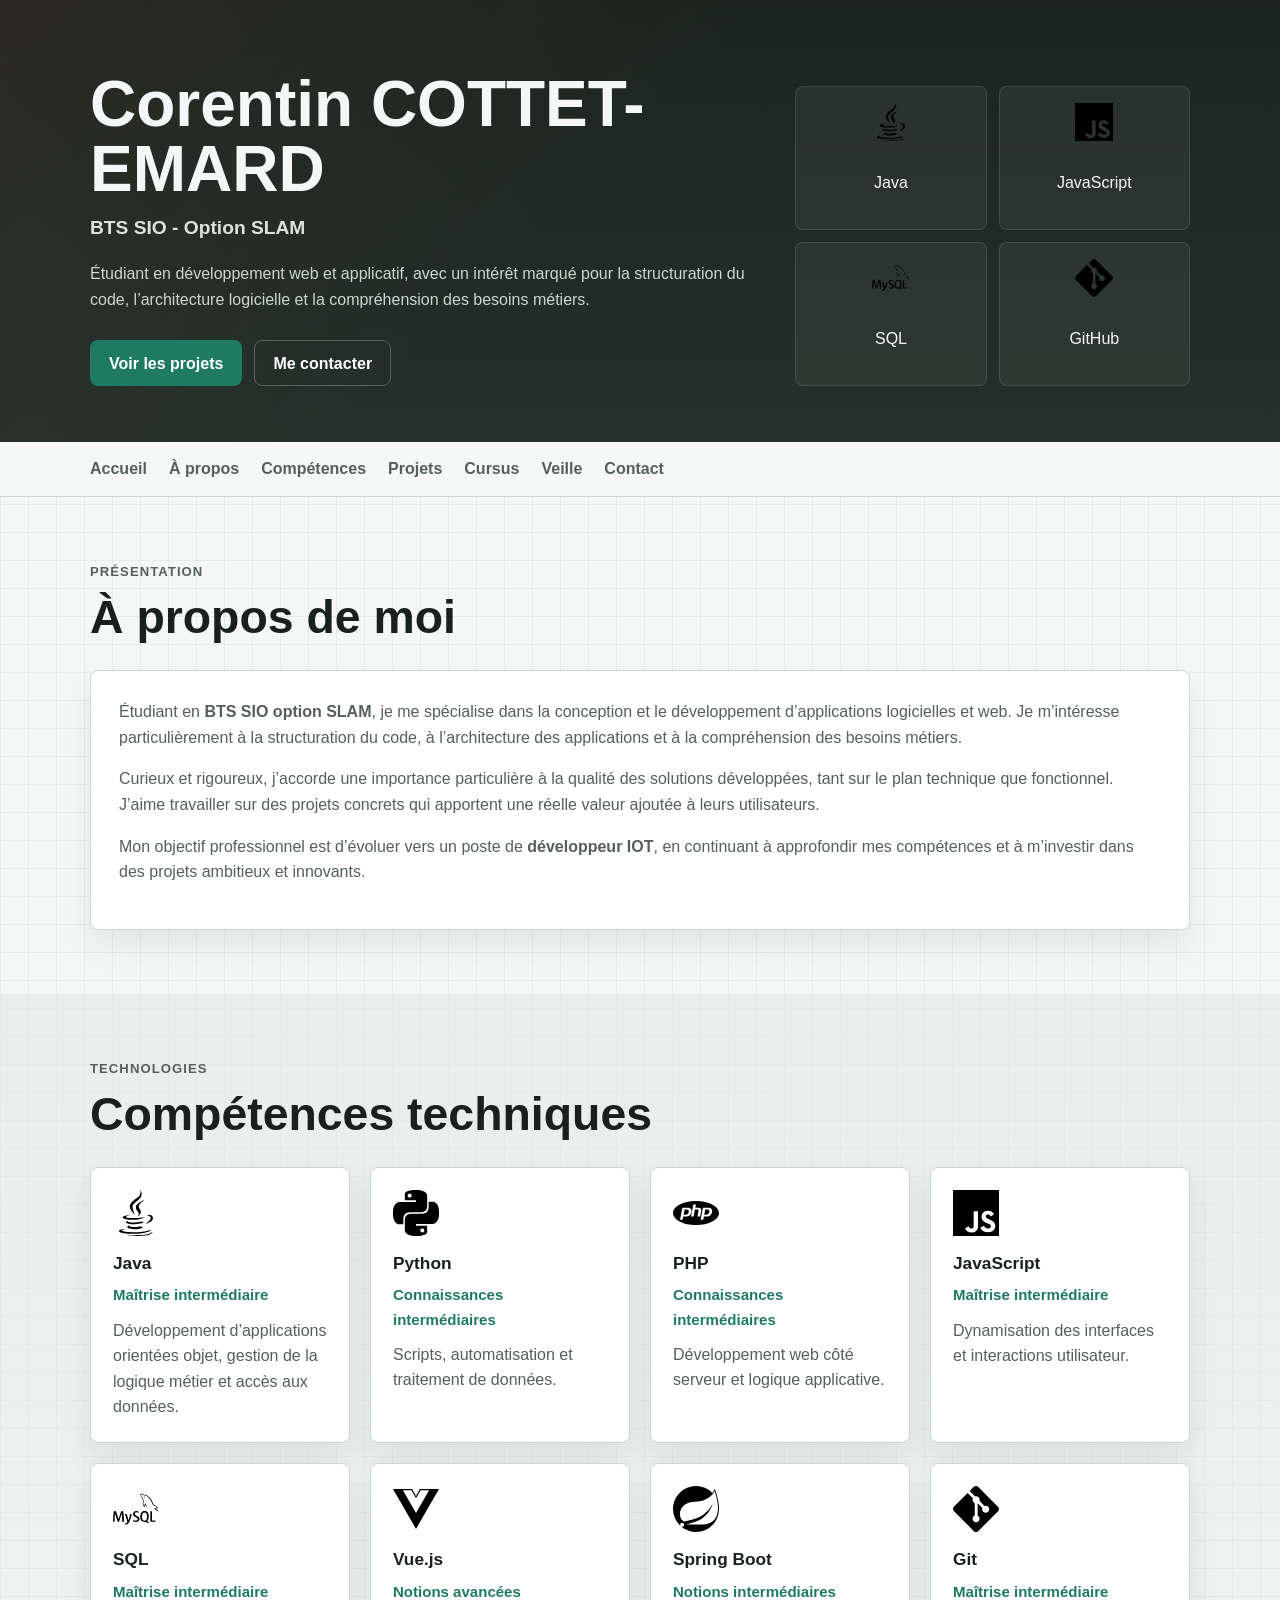
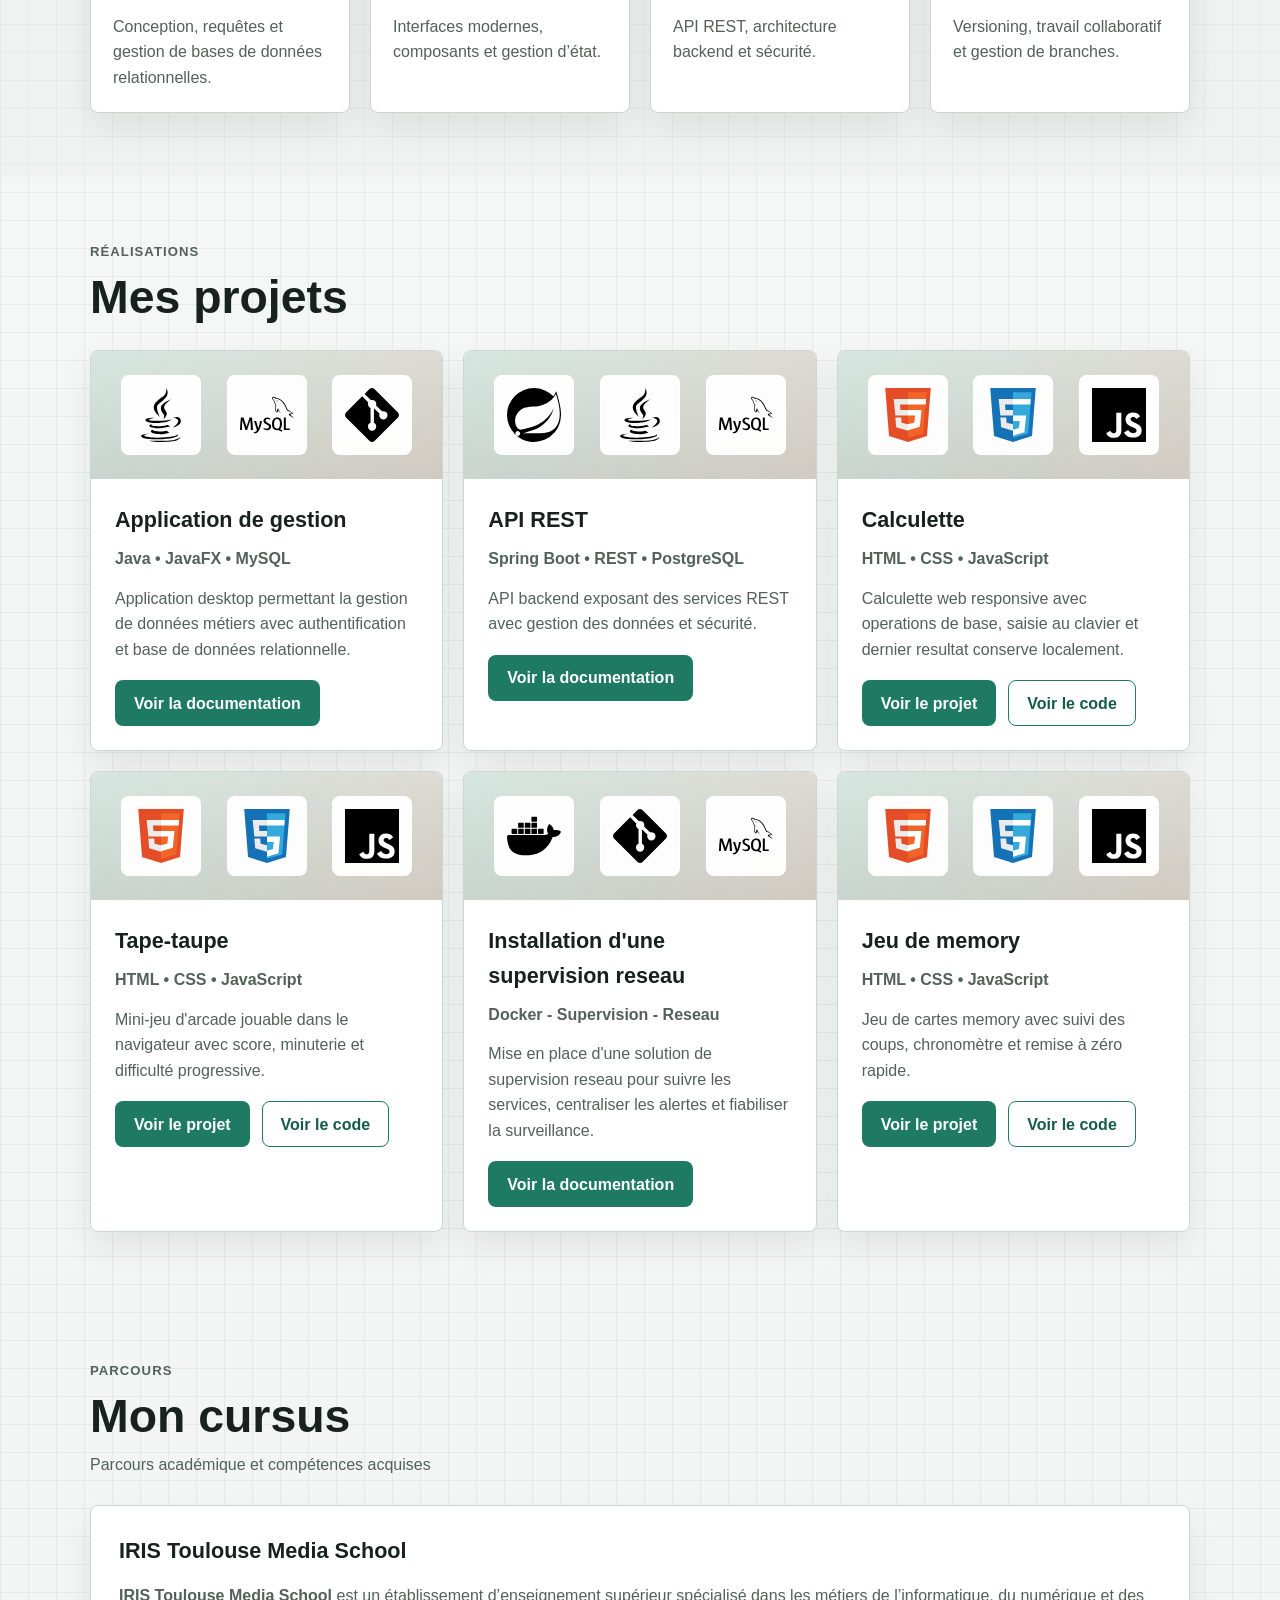
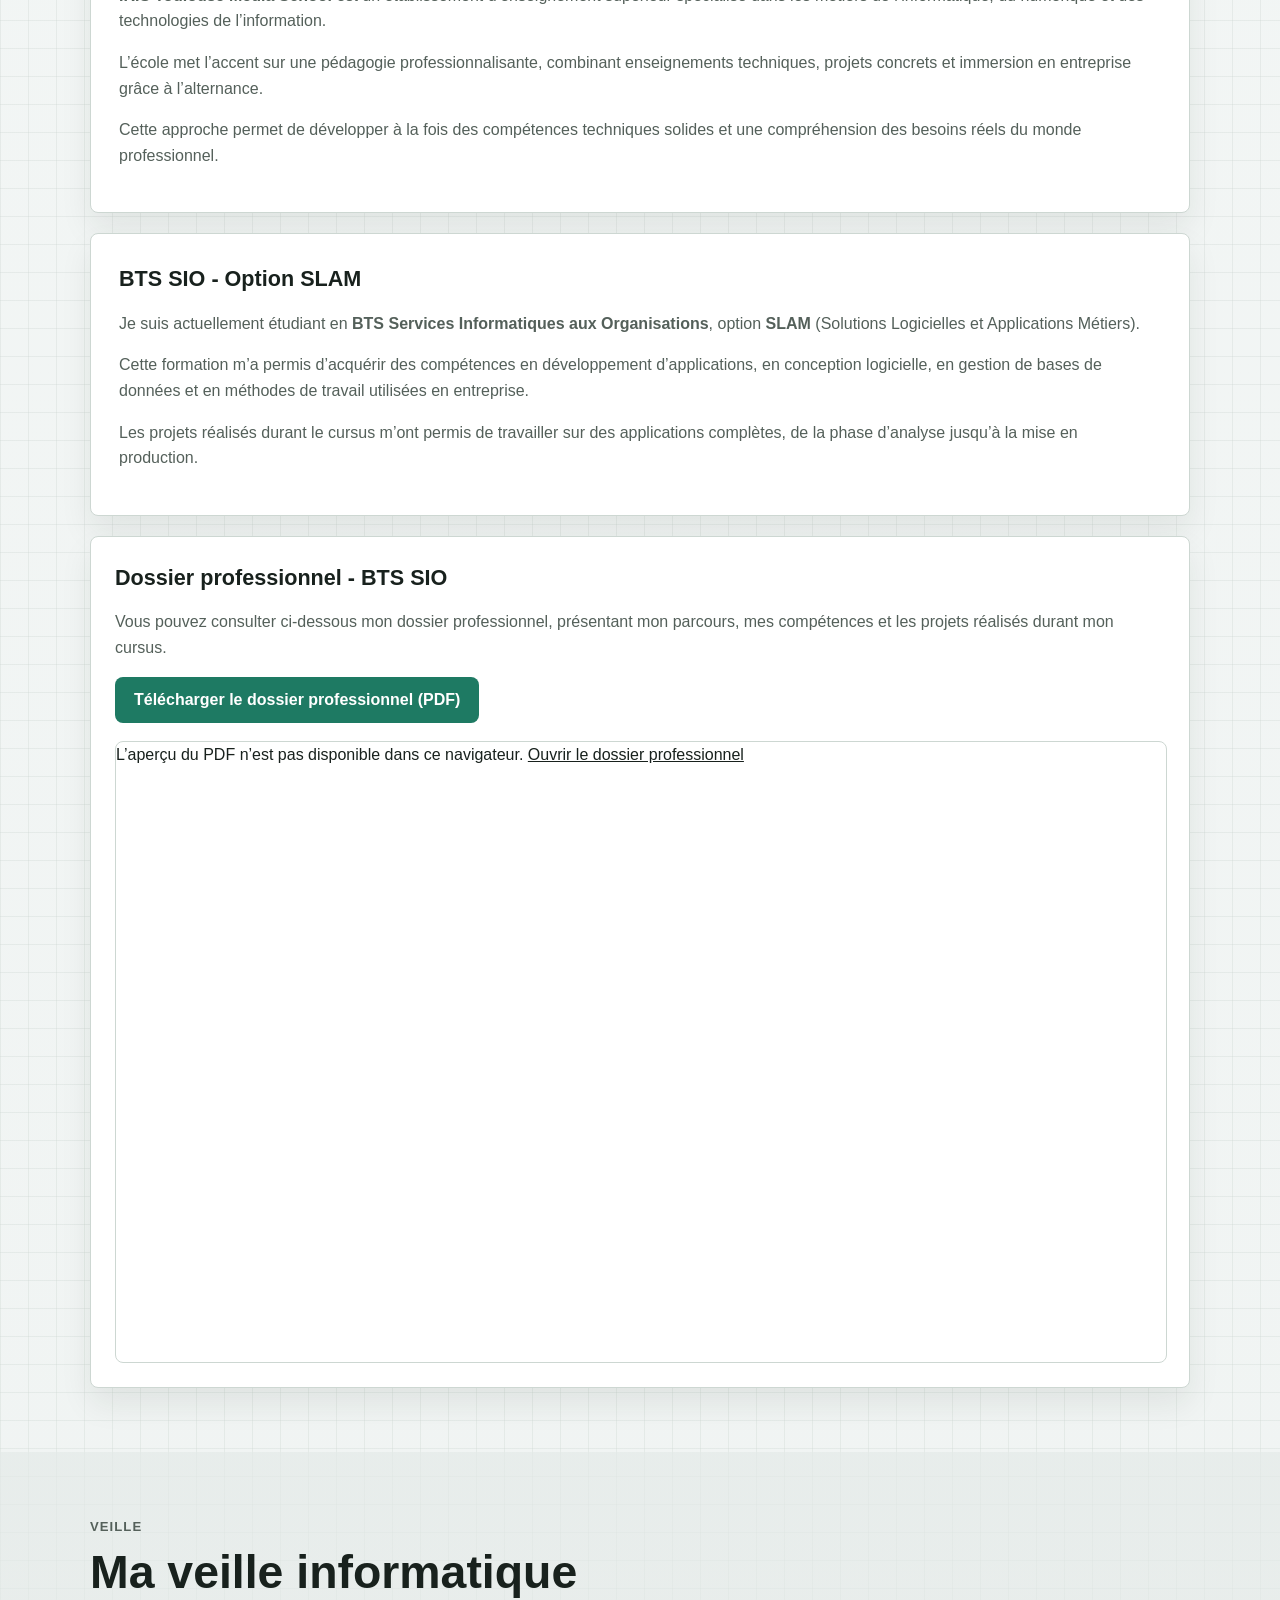
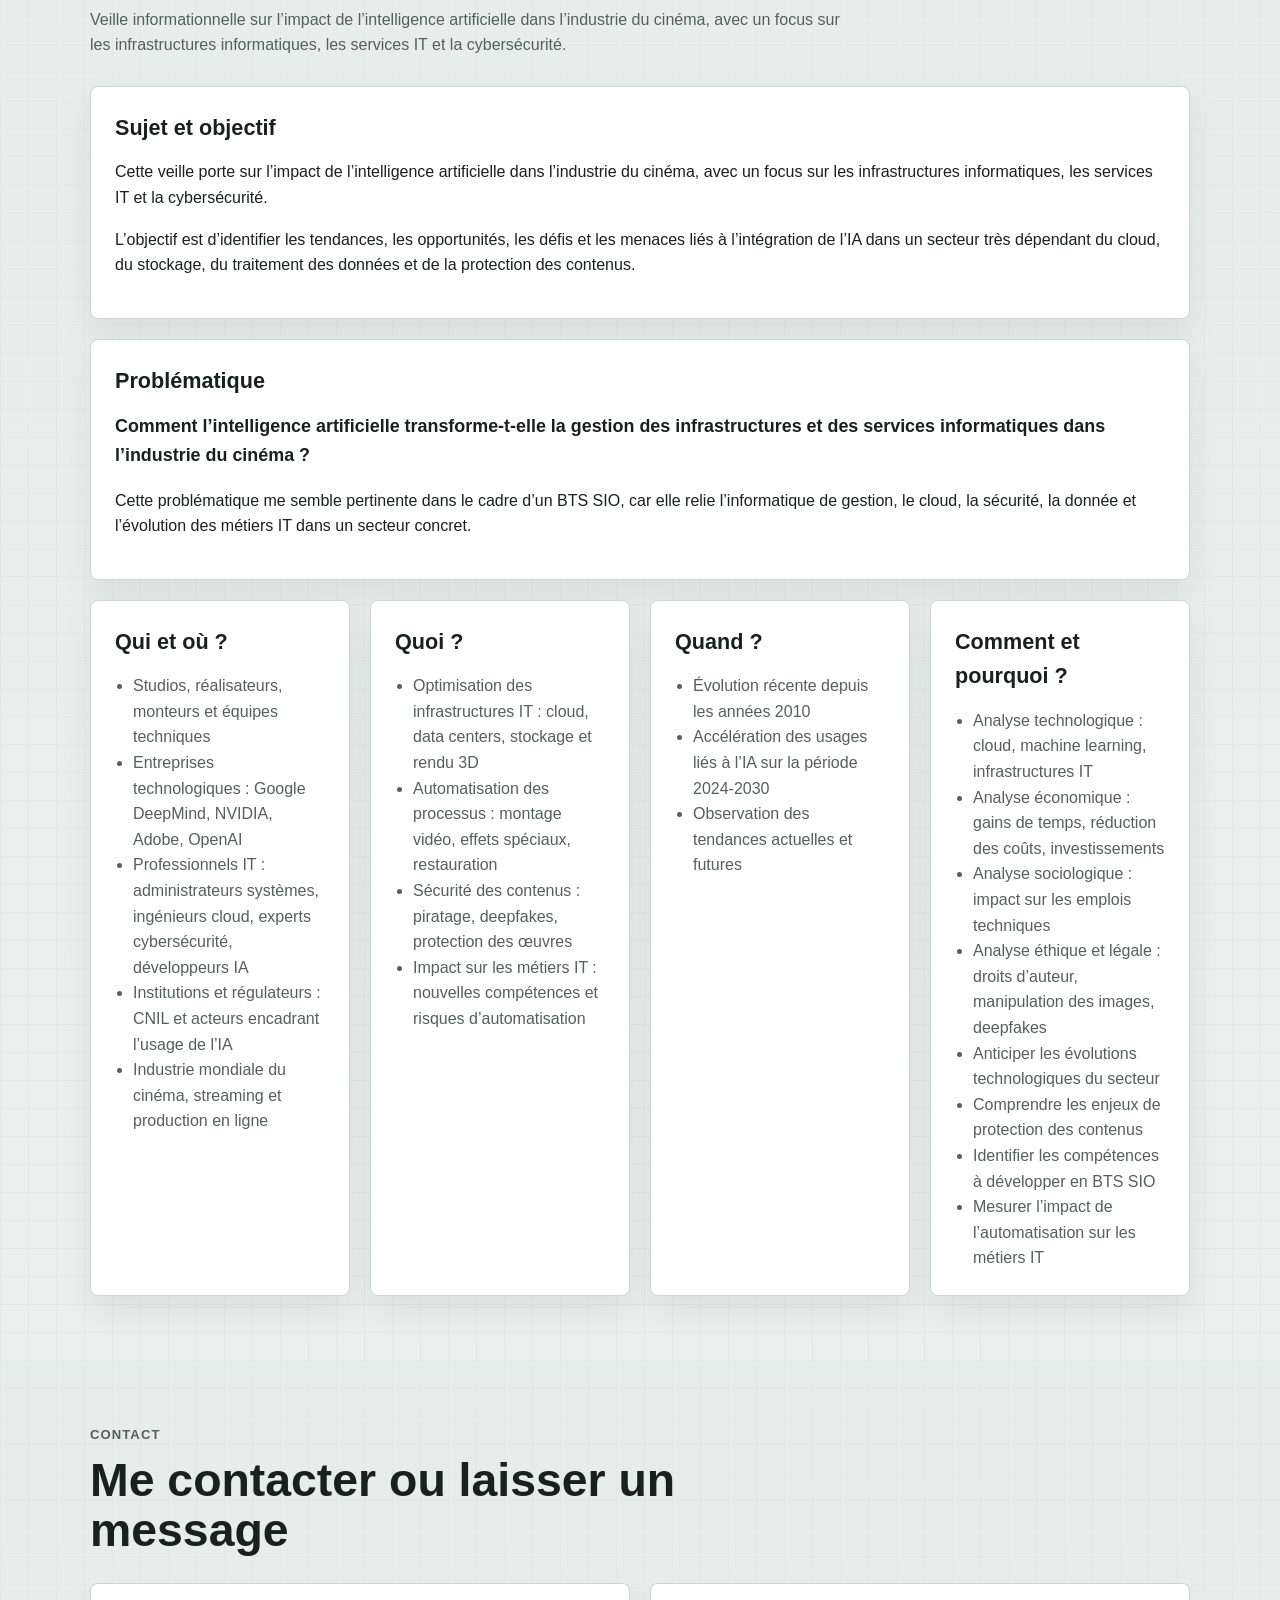
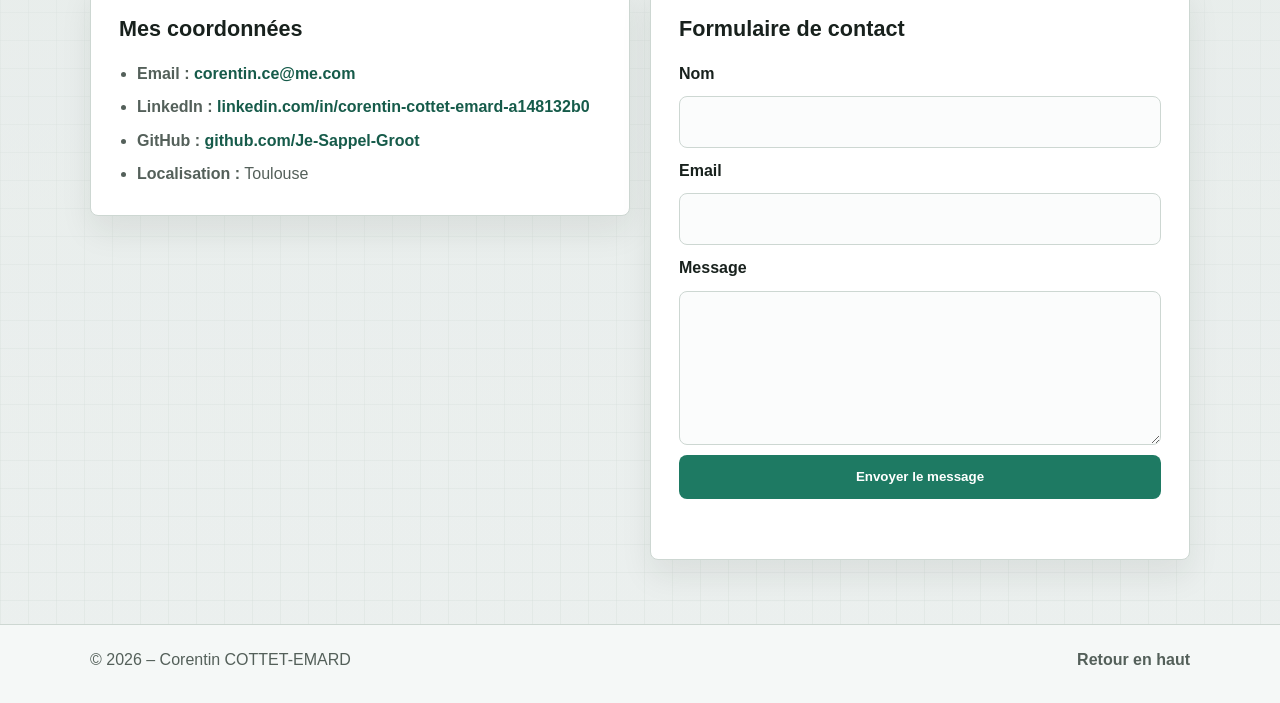
<file: index.html>
<!DOCTYPE html>
<html lang="fr">
<head>
    <meta charset="UTF-8">
    <title>Corentin COTTET-EMARD | Portfolio BTS SIO SLAM</title>
    <meta name="description" content="Portfolio BTS SIO SLAM">
    <meta name="viewport" content="width=device-width, initial-scale=1.0">
    <link rel="stylesheet" href="css/style.css">
</head>
<body>

<header class="hero" id="accueil">
    <div class="container hero-layout">
        <div class="hero-copy">
            <h1>Corentin COTTET-EMARD</h1>
            <p class="hero-subtitle">BTS SIO - Option SLAM</p>
            <p class="hero-text">
                Étudiant en développement web et applicatif, avec un intérêt
                marqué pour la structuration du code, l’architecture logicielle
                et la compréhension des besoins métiers.
            </p>
            <div class="hero-actions">
                <a class="btn" href="#projets">Voir les projets</a>
                <a class="btn btn-secondary" href="#contact">Me contacter</a>
            </div>
        </div>

        <div class="hero-techs" aria-label="Technologies principales">
            <div class="tech-chip">
                <img src="assets/icons/java.svg" alt="Java">
                <span>Java</span>
            </div>
            <div class="tech-chip">
                <img src="assets/icons/javascript.svg" alt="JavaScript">
                <span>JavaScript</span>
            </div>
            <div class="tech-chip">
                <img src="assets/icons/sql.svg" alt="SQL">
                <span>SQL</span>
            </div>
            <a
                class="tech-chip tech-chip-link"
                href="https://github.com/Je-Sappel-Groot"
                target="_blank"
                rel="noopener noreferrer"
                aria-label="Ouvrir le profil GitHub de Corentin">
                <img src="assets/icons/git.svg" alt="GitHub">
                <span>GitHub</span>
            </a>
        </div>
    </div>
</header>

<nav class="site-nav" aria-label="Navigation principale">
    <div class="container nav-links">
        <a href="#accueil">Accueil</a>
        <a href="#apropos">À propos</a>
        <a href="#competences">Compétences</a>
        <a href="#projets">Projets</a>
        <a href="#cursus">Cursus</a>
        <a href="#veille">Veille</a>
        <a href="#contact">Contact</a>
    </div>
</nav>

<main>
    <section class="section" id="apropos">
        <div class="container">
            <div class="section-header">
                <p class="section-kicker">Présentation</p>
                <h2>À propos de moi</h2>
            </div>

            <div class="panel text-panel">
                <p>
                    Étudiant en <strong>BTS SIO option SLAM</strong>,
                    je me spécialise dans la conception et le développement
                    d’applications logicielles et web.
                    Je m’intéresse particulièrement à la structuration du code,
                    à l’architecture des applications
                    et à la compréhension des besoins métiers.
                </p>

                <p>
                    Curieux et rigoureux, j’accorde une importance particulière
                    à la qualité des solutions développées,
                    tant sur le plan technique que fonctionnel.
                    J’aime travailler sur des projets concrets
                    qui apportent une réelle valeur ajoutée à leurs utilisateurs.
                </p>

                <p>
                    Mon objectif professionnel est d’évoluer vers un poste
                    de <strong>développeur IOT</strong>,
                    en continuant à approfondir mes compétences
                    et à m’investir dans des projets ambitieux et innovants.
                </p>
            </div>
        </div>
    </section>

    <section class="section section-alt" id="competences">
        <div class="container">
            <div class="section-header">
                <p class="section-kicker">Technologies</p>
                <h2>Compétences techniques</h2>
            </div>

            <div class="skills-grid">
                <article class="panel skill-card">
                    <img src="assets/icons/java.svg" alt="Java">
                    <h3>Java</h3>
                    <p class="level">Maîtrise intermédiaire</p>
                    <p class="desc">
                        Développement d’applications orientées objet,
                        gestion de la logique métier et accès aux données.
                    </p>
                </article>

                <article class="panel skill-card">
                    <img src="assets/icons/python.svg" alt="Python">
                    <h3>Python</h3>
                    <p class="level">Connaissances intermédiaires</p>
                    <p class="desc">
                        Scripts, automatisation et traitement de données.
                    </p>
                </article>

                <article class="panel skill-card">
                    <img src="assets/icons/php.svg" alt="PHP">
                    <h3>PHP</h3>
                    <p class="level">Connaissances intermédiaires</p>
                    <p class="desc">
                        Développement web côté serveur et logique applicative.
                    </p>
                </article>

                <article class="panel skill-card">
                    <img src="assets/icons/javascript.svg" alt="JavaScript">
                    <h3>JavaScript</h3>
                    <p class="level">Maîtrise intermédiaire</p>
                    <p class="desc">
                        Dynamisation des interfaces et interactions utilisateur.
                    </p>
                </article>

                <article class="panel skill-card">
                    <img src="assets/icons/sql.svg" alt="SQL">
                    <h3>SQL</h3>
                    <p class="level">Maîtrise intermédiaire</p>
                    <p class="desc">
                        Conception, requêtes et gestion de bases de données relationnelles.
                    </p>
                </article>

                <article class="panel skill-card">
                    <img src="assets/icons/vue.svg" alt="Vue.js">
                    <h3>Vue.js</h3>
                    <p class="level">Notions avancées</p>
                    <p class="desc">
                        Interfaces modernes, composants et gestion d’état.
                    </p>
                </article>

                <article class="panel skill-card">
                    <img src="assets/icons/spring.svg" alt="Spring Boot">
                    <h3>Spring Boot</h3>
                    <p class="level">Notions intermédiaires</p>
                    <p class="desc">
                        API REST, architecture backend et sécurité.
                    </p>
                </article>

                <article class="panel skill-card">
                    <img src="assets/icons/git.svg" alt="Git">
                    <h3>Git</h3>
                    <p class="level">Maîtrise intermédiaire</p>
                    <p class="desc">
                        Versioning, travail collaboratif et gestion de branches.
                    </p>
                </article>
            </div>
        </div>
    </section>

    <section class="section" id="projets">
        <div class="container">
            <div class="section-header">
                <p class="section-kicker">Réalisations</p>
                <h2>Mes projets</h2>
            </div>

            <div class="projects-grid">
                <article class="panel project-card">
                    <div class="project-visual">
                        <img src="assets/icons/java.svg" alt="Java">
                        <img src="assets/icons/sql.svg" alt="SQL">
                        <img src="assets/icons/git.svg" alt="Git">
                    </div>

                    <div class="project-content">
                        <h3>Application de gestion</h3>

                        <p class="project-tags">
                            Java • JavaFX • MySQL
                        </p>

                        <p>
                            Application desktop permettant la gestion
                            de données métiers avec authentification
                            et base de données relationnelle.
                        </p>

                        <div class="project-actions">
                            <a
                                href="assets/documents/projet1-gestion.pdf"
                                class="btn"
                                target="_blank"
                                rel="noopener noreferrer">
                                Voir la documentation
                            </a>
                        </div>
                    </div>
                </article>

                <article class="panel project-card">
                    <div class="project-visual">
                        <img src="assets/icons/spring.svg" alt="Spring Boot">
                        <img src="assets/icons/java.svg" alt="Java">
                        <img src="assets/icons/sql.svg" alt="SQL">
                    </div>

                    <div class="project-content">
                        <h3>API REST</h3>

                        <p class="project-tags">
                            Spring Boot • REST • PostgreSQL
                        </p>

                        <p>
                            API backend exposant des services REST
                            avec gestion des données et sécurité.
                        </p>

                        <div class="project-actions">
                            <a
                                href="assets/documents/projet2-api-rest.pdf"
                                class="btn"
                                target="_blank"
                                rel="noopener noreferrer">
                                Voir la documentation
                            </a>
                        </div>
                    </div>
                </article>

                <article class="panel project-card">
                    <div class="project-visual">
                        <img src="assets/icons/html5.svg" alt="HTML5">
                        <img src="assets/icons/css3.svg" alt="CSS3">
                        <img src="assets/icons/javascript.svg" alt="JavaScript">
                    </div>

                    <div class="project-content">
                        <h3>Calculette</h3>

                        <p class="project-tags">
                            HTML &bull; CSS &bull; JavaScript
                        </p>

                        <p>
                            Calculette web responsive avec operations
                            de base, saisie au clavier et dernier
                            resultat conserve localement.
                        </p>

                        <div class="project-actions">
                            <a href="./projects/calculette/index.html" class="btn">
                                Voir le projet
                            </a>
                            <a
                                href="https://github.com/Je-Sappel-Groot/Calculette"
                                class="btn btn-outline"
                                target="_blank"
                                rel="noopener noreferrer">
                                Voir le code
                            </a>
                        </div>
                    </div>
                </article>

                <article class="panel project-card">
                    <div class="project-visual">
                        <img src="assets/icons/html5.svg" alt="HTML5">
                        <img src="assets/icons/css3.svg" alt="CSS3">
                        <img src="assets/icons/javascript.svg" alt="JavaScript">
                    </div>

                    <div class="project-content">
                        <h3>Tape-taupe</h3>

                        <p class="project-tags">
                            HTML • CSS • JavaScript
                        </p>

                        <p>
                            Mini-jeu d'arcade jouable dans le navigateur
                            avec score, minuterie et difficulté progressive.
                        </p>

                        <div class="project-actions">
                            <a href="./projects/tape-taupe/index.html" class="btn">
                                Voir le projet
                            </a>
                            <a
                                href="https://github.com/Je-Sappel-Groot/Tape-Taupe"
                                class="btn btn-outline"
                                target="_blank"
                                rel="noopener noreferrer">
                                Voir le code
                            </a>
                        </div>
                    </div>
                </article>

                <article class="panel project-card">
                    <div class="project-visual">
                        <img src="assets/icons/docker.svg" alt="Docker">
                        <img src="assets/icons/git.svg" alt="Git">
                        <img src="assets/icons/sql.svg" alt="SQL">
                    </div>

                    <div class="project-content">
                        <h3>Installation d'une supervision reseau</h3>

                        <p class="project-tags">
                            Docker - Supervision - Reseau
                        </p>

                        <p>
                            Mise en place d'une solution de supervision
                            reseau pour suivre les services, centraliser
                            les alertes et fiabiliser la surveillance.
                        </p>

                        <div class="project-actions">
                            <a
                                href="assets/documents/projet3-supervision-reseau.pdf"
                                class="btn"
                                target="_blank"
                                rel="noopener noreferrer">
                                Voir la documentation
                            </a>
                        </div>
                    </div>
                </article>

                <article class="panel project-card">
                    <div class="project-visual">
                        <img src="assets/icons/html5.svg" alt="HTML5">
                        <img src="assets/icons/css3.svg" alt="CSS3">
                        <img src="assets/icons/javascript.svg" alt="JavaScript">
                    </div>

                    <div class="project-content">
                        <h3>Jeu de memory</h3>

                        <p class="project-tags">
                            HTML • CSS • JavaScript
                        </p>

                        <p>
                            Jeu de cartes memory avec suivi des coups,
                            chronomètre et remise à zéro rapide.
                        </p>

                        <div class="project-actions">
                            <a href="./projects/memory/index.html" class="btn">
                                Voir le projet
                            </a>
                            <a
                                href="https://github.com/Je-Sappel-Groot/memory-game"
                                class="btn btn-outline"
                                target="_blank"
                                rel="noopener noreferrer">
                                Voir le code
                            </a>
                        </div>
                    </div>
                </article>
            </div>
        </div>
    </section>

    <section class="section" id="cursus">
        <div class="container">
            <div class="section-header">
                <p class="section-kicker">Parcours</p>
                <h2>Mon cursus</h2>
                <p>Parcours académique et compétences acquises</p>
            </div>

            <div class="stacked-panels">
                <article class="panel text-panel">
                    <h3>IRIS Toulouse Media School</h3>

                    <p>
                        <strong>IRIS Toulouse Media School</strong> est un établissement
                        d’enseignement supérieur spécialisé dans les métiers
                        de l’informatique, du numérique et des technologies de l’information.
                    </p>

                    <p>
                        L’école met l’accent sur une pédagogie professionnalisante,
                        combinant enseignements techniques, projets concrets
                        et immersion en entreprise grâce à l’alternance.
                    </p>

                    <p>
                        Cette approche permet de développer à la fois
                        des compétences techniques solides
                        et une compréhension des besoins réels du monde professionnel.
                    </p>
                </article>

                <article class="panel text-panel">
                    <h3>BTS SIO - Option SLAM</h3>

                    <p>
                        Je suis actuellement étudiant en <strong>BTS Services Informatiques
                        aux Organisations</strong>, option <strong>SLAM</strong>
                        (Solutions Logicielles et Applications Métiers).
                    </p>

                    <p>
                        Cette formation m’a permis d’acquérir des compétences
                        en développement d’applications, en conception logicielle,
                        en gestion de bases de données et en méthodes de travail
                        utilisées en entreprise.
                    </p>

                    <p>
                        Les projets réalisés durant le cursus m’ont permis
                        de travailler sur des applications complètes,
                        de la phase d’analyse jusqu’à la mise en production.
                    </p>
                </article>

                <article class="panel pdf-panel">
                    <div class="pdf-copy">
                        <h3>Dossier professionnel - BTS SIO</h3>

                        <p>
                            Vous pouvez consulter ci-dessous mon dossier professionnel,
                            présentant mon parcours, mes compétences
                            et les projets réalisés durant mon cursus.
                        </p>

                        <p class="pdf-actions">
                            <a class="btn" href="assets/documents/dossier_professionnel_-_e5-2.pdf" target="_blank" rel="noopener noreferrer">
                                Télécharger le dossier professionnel (PDF)
                            </a>
                        </p>
                    </div>

                    <object
                        data="assets/documents/dossier_professionnel_-_e5-2.pdf"
                        type="application/pdf"
                        aria-label="Dossier professionnel BTS SIO">
                        <p>
                            L’aperçu du PDF n’est pas disponible dans ce navigateur.
                            <a href="assets/documents/dossier_professionnel_-_e5-2.pdf" target="_blank" rel="noopener noreferrer">
                                Ouvrir le dossier professionnel
                            </a>
                        </p>
                    </object>
                </article>
            </div>
        </div>
    </section>

    <section class="section section-alt" id="veille">
        <div class="container">
            <div class="section-header">
                <p class="section-kicker">Veille</p>
                <h2>Ma veille informatique</h2>
                <p>
                    Veille informationnelle sur l’impact de l’intelligence artificielle
                    dans l’industrie du cinéma, avec un focus sur les infrastructures
                    informatiques, les services IT et la cybersécurité.
                </p>
            </div>

            <div class="veille-stack">
                <article class="panel veille-card">
                    <h3>Sujet et objectif</h3>
                    <p>
                        Cette veille porte sur l’impact de l’intelligence artificielle
                        dans l’industrie du cinéma, avec un focus sur les infrastructures
                        informatiques, les services IT et la cybersécurité.
                    </p>
                    <p>
                        L’objectif est d’identifier les tendances, les opportunités,
                        les défis et les menaces liés à l’intégration de l’IA
                        dans un secteur très dépendant du cloud, du stockage,
                        du traitement des données et de la protection des contenus.
                    </p>
                </article>

                <article class="panel veille-card">
                    <h3>Problématique</h3>
                    <p class="problematic">
                        Comment l’intelligence artificielle transforme-t-elle
                        la gestion des infrastructures et des services informatiques
                        dans l’industrie du cinéma ?
                    </p>
                    <p>
                        Cette problématique me semble pertinente dans le cadre
                        d’un BTS SIO, car elle relie l’informatique de gestion,
                        le cloud, la sécurité, la donnée et l’évolution des métiers IT
                        dans un secteur concret.
                    </p>
                </article>

                <div class="veille-grid">
                    <article class="panel veille-card">
                        <h3>Qui et où ?</h3>
                        <ul class="veille-list">
                            <li>Studios, réalisateurs, monteurs et équipes techniques</li>
                            <li>Entreprises technologiques : Google DeepMind, NVIDIA, Adobe, OpenAI</li>
                            <li>Professionnels IT : administrateurs systèmes, ingénieurs cloud, experts cybersécurité, développeurs IA</li>
                            <li>Institutions et régulateurs : CNIL et acteurs encadrant l’usage de l’IA</li>
                            <li>Industrie mondiale du cinéma, streaming et production en ligne</li>
                        </ul>
                    </article>

                    <article class="panel veille-card">
                        <h3>Quoi ?</h3>
                        <ul class="veille-list">
                            <li>Optimisation des infrastructures IT : cloud, data centers, stockage et rendu 3D</li>
                            <li>Automatisation des processus : montage vidéo, effets spéciaux, restauration</li>
                            <li>Sécurité des contenus : piratage, deepfakes, protection des œuvres</li>
                            <li>Impact sur les métiers IT : nouvelles compétences et risques d’automatisation</li>
                        </ul>
                    </article>

                    <article class="panel veille-card">
                        <h3>Quand ?</h3>
                        <ul class="veille-list">
                            <li>Évolution récente depuis les années 2010</li>
                            <li>Accélération des usages liés à l’IA sur la période 2024-2030</li>
                            <li>Observation des tendances actuelles et futures</li>
                        </ul>
                    </article>

                    <article class="panel veille-card">
                        <h3>Comment et pourquoi ?</h3>
                        <ul class="veille-list">
                            <li>Analyse technologique : cloud, machine learning, infrastructures IT</li>
                            <li>Analyse économique : gains de temps, réduction des coûts, investissements</li>
                            <li>Analyse sociologique : impact sur les emplois techniques</li>
                            <li>Analyse éthique et légale : droits d’auteur, manipulation des images, deepfakes</li>
                            <li>Anticiper les évolutions technologiques du secteur</li>
                            <li>Comprendre les enjeux de protection des contenus</li>
                            <li>Identifier les compétences à développer en BTS SIO</li>
                            <li>Mesurer l’impact de l’automatisation sur les métiers IT</li>
                        </ul>
                    </article>
                </div>

            </div>
        </div>
    </section>

    <section class="section section-alt" id="contact">
        <div class="container">
            <div class="section-header">
                <p class="section-kicker">Contact</p>
                <h2>Me contacter ou laisser un message</h2>
            </div>

            <div class="contact-layout">
                <section class="panel text-panel">
                    <h3>Mes coordonnées</h3>

                    <ul class="contact-list">
                        <li>
                            <strong>Email :</strong>
                            <a href="mailto:corentin.ce@me.com">corentin.ce@me.com</a>
                        </li>
                        <li>
                            <strong>LinkedIn :</strong>
                            <a href="https://www.linkedin.com/in/corentin-cottet-emard-a148132b0/" target="_blank" rel="noopener noreferrer">
                                linkedin.com/in/corentin-cottet-emard-a148132b0
                            </a>
                        </li>
                        <li>
                            <strong>GitHub :</strong>
                            <a href="https://github.com/Je-Sappel-Groot" target="_blank" rel="noopener noreferrer">
                                github.com/Je-Sappel-Groot
                            </a>
                        </li>
                        <li><strong>Localisation :</strong> Toulouse</li>
                    </ul>
                </section>

                <section class="panel form-panel">
                    <h3>Formulaire de contact</h3>

                    <form id="contact-form">
                        <label for="name">Nom</label>
                        <input type="text" id="name" name="name" required>

                        <label for="email">Email</label>
                        <input type="email" id="email" name="email" required>

                        <label for="message">Message</label>
                        <textarea id="message" name="message" rows="5" required></textarea>

                        <button type="submit" class="btn">
                            Envoyer le message
                        </button>

                        <p class="form-note" data-form-status></p>
                    </form>
                </section>
            </div>
        </div>
    </section>
</main>

<footer class="site-footer">
    <div class="container footer-content">
        <p>© 2026 – Corentin COTTET-EMARD</p>
        <a href="#accueil">Retour en haut</a>
    </div>
</footer>

<script src="js/main.js"></script>
</body>
</html>
</file>
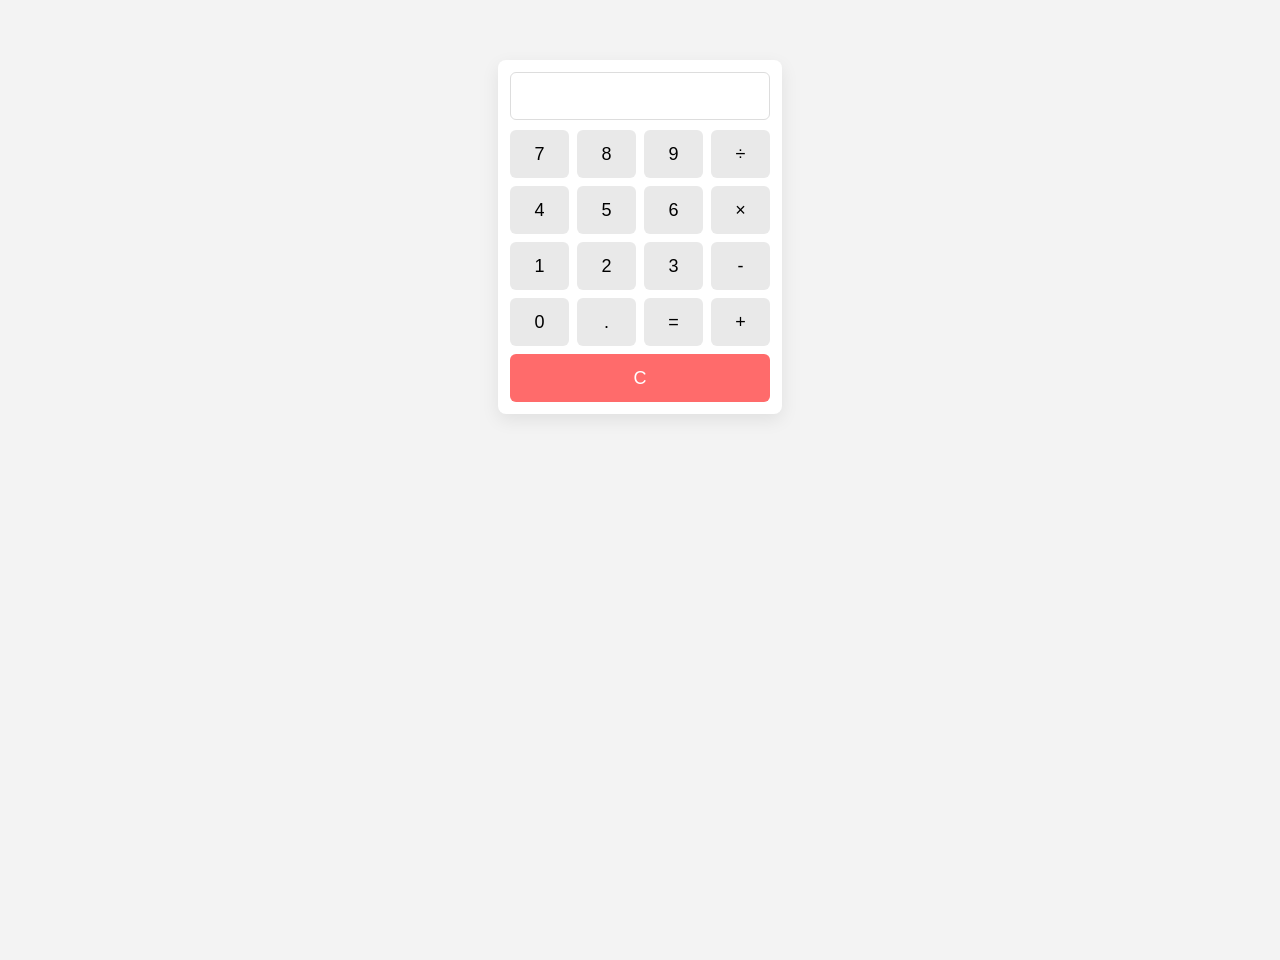
<file: projects/calculette/index.html>
<!doctype html>
<html lang="fr">
<head>
  <meta charset="utf-8">
  <meta name="viewport" content="width=device-width,initial-scale=1">
  <title>Calculatrice simple</title>
  <link rel="stylesheet" href="style.css">
</head>
<body>
  <div class="calculator">
    <input type="text" id="display" class="display" readonly>
    <div class="buttons">
      <button class="btn" data-value="7">7</button>
      <button class="btn" data-value="8">8</button>
      <button class="btn" data-value="9">9</button>
      <button class="btn" data-value="/">÷</button>

      <button class="btn" data-value="4">4</button>
      <button class="btn" data-value="5">5</button>
      <button class="btn" data-value="6">6</button>
      <button class="btn" data-value="*">×</button>

      <button class="btn" data-value="1">1</button>
      <button class="btn" data-value="2">2</button>
      <button class="btn" data-value="3">3</button>
      <button class="btn" data-value="-">-</button>

      <button class="btn" data-value="0">0</button>
      <button class="btn" data-value=".">.</button>
      <button class="btn" data-value="=">=</button>
      <button class="btn" data-value="+">+</button>

      <button class="btn clear" data-value="C">C</button>
    </div>
  </div>

  <script src="script.js"></script>
</body>
</html>
</file>
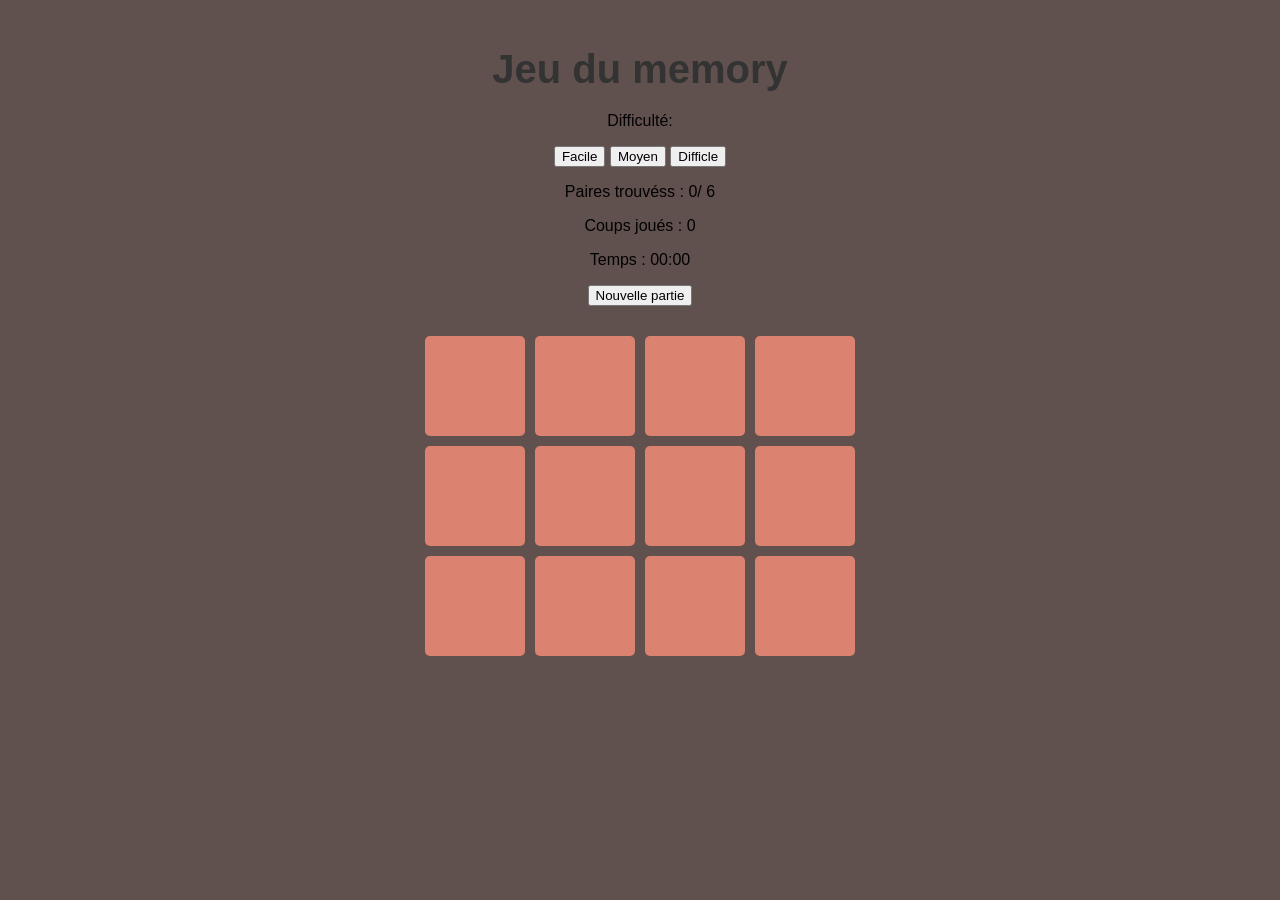
<file: projects/memory/index.html>
<!DOCTYPE html>
<html lang="en">

<head>
    <meta charset="UTF-8">
    <meta name="viewport" content="width=device-width, initial-scale=1.0">
    <title>Document</title>
    <link rel="stylesheet" href="style.css">
</head>

<body>
    <h1>Jeu du memory</h1>
    <div class="controls">
        <div>
            <p>Difficulté:</p>
            <button id="facile" class="btn-difficulte active">Facile</button>
            <button id="moyen" class="btn-difficulte">Moyen</button>
            <button id="difficile" class="btn-difficulte">Difficle</button>
        </div>
        <div id="info-jeu">
            <p id="compteur">
                Paires trouvéss :
                <span id="paires-trouvees">0</span>/
                <span id="paires-total">0</span>
            </p>
            <p id="coups">Coups joués : <span id="nombre-coups">0</span></p>
            <p id="temps">Temps : <span id="chrono">0</span></p>
        </div>
        <button id="nouvelle-partie">Nouvelle partie</button>
    </div>
    <div id="grille"></div>

    <div id="message-victoire" class="hidden">
        Bravo ! Vous avez gagné !
        <p>
            Temps : <span id="temps-final">00:00</span>
            |
            Coups : <span id="coups-final">0</span>
        </p>
    </div>
</body>
<script src="app.js"></script>

</html>
</file>
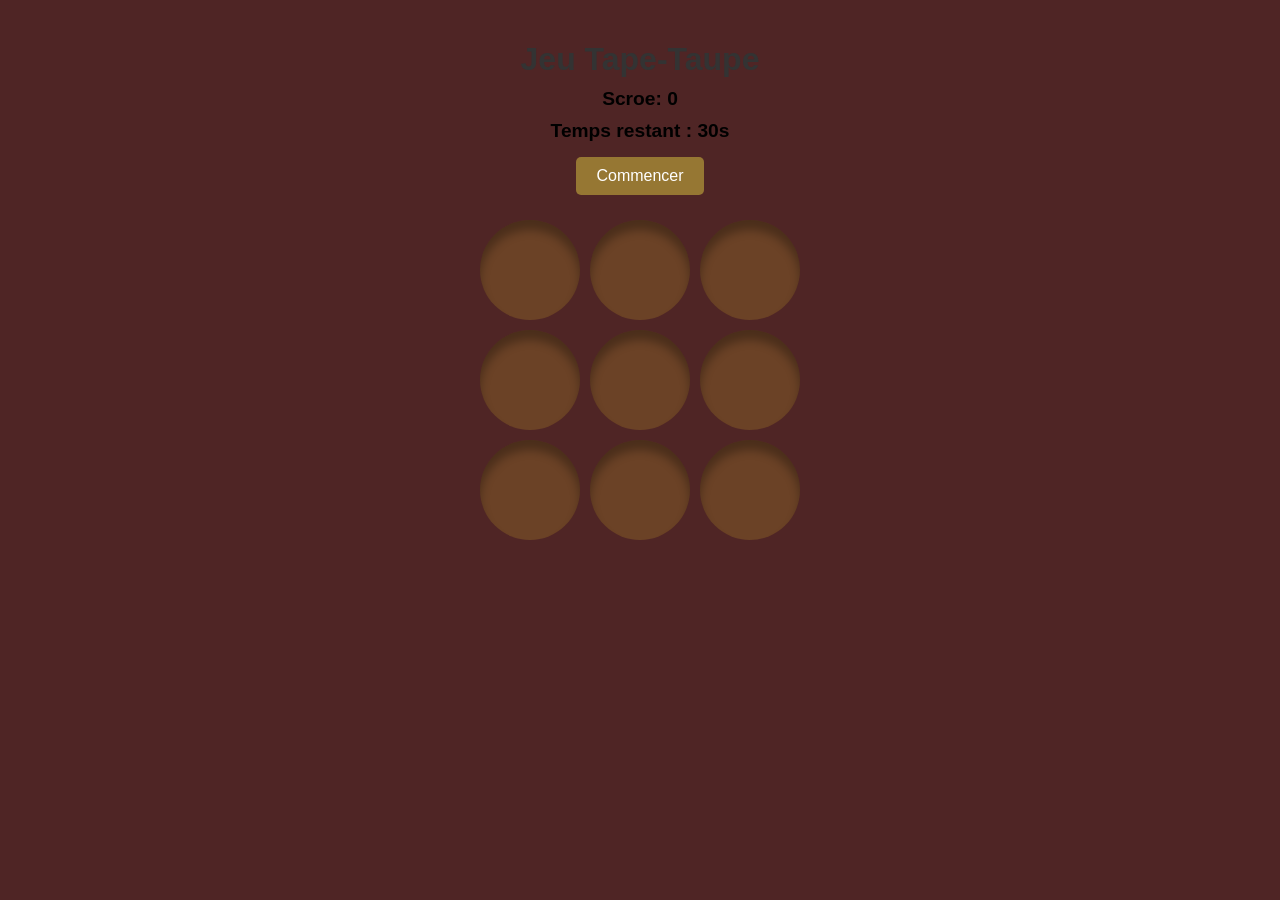
<file: projects/tape-taupe/index.html>
<!DOCTYPE html>
<html lang="en">

<head>
    <meta charset="UTF-8">
    <meta name="viewport" content="width=device-width, initial-scale=1.0">
    <title>Jeu Tape-Taupe</title>
    <link rel="stylesheet" href="style.css">
</head>

<body>
    <h1>Jeu Tape-Taupe</h1>

    <div class="game-ui">
        <div class="score">Scroe: 0</div>
        <div class="timer">Temps restant : 30s</div>
        <div class="start-btn">Commencer</div>
    </div>
    <div class="grille">

    </div>

    <script src="app.js"></script>
</body>

</html>
</file>
<file: css/style.css>
:root {
    --bg: #eef2f1;
    --bg-alt: #e3e9e7;
    --surface: #ffffff;
    --text: #18211d;
    --muted: #54605a;
    --border: #cdd7d2;
    --primary: #1e7a63;
    --primary-strong: #165b4a;
    --accent: #9a4d2f;
    --hero: #1b2420;
    --hero-soft: #24302b;
    --shadow: 0 16px 32px rgba(24, 33, 29, 0.08);
    --radius: 8px;
}

html {
    scroll-behavior: smooth;
}

body {
    margin: 0;
    font-family: "Segoe UI", Arial, sans-serif;
    color: var(--text);
    background:
        linear-gradient(rgba(205, 215, 210, 0.35) 1px, transparent 1px),
        linear-gradient(90deg, rgba(205, 215, 210, 0.35) 1px, transparent 1px),
        linear-gradient(180deg, #f5f8f7 0%, var(--bg) 100%);
    background-size: 28px 28px, 28px 28px, auto;
    line-height: 1.6;
    overflow-x: hidden;
}

a {
    color: inherit;
}

img {
    display: block;
    max-width: 100%;
}

h1,
h2,
h3,
h4,
p,
ul {
    margin-top: 0;
}

.container {
    width: min(1100px, calc(100% - 32px));
    margin: 0 auto;
}

.hero {
    padding: 72px 0 56px;
    color: #f4f7f6;
    background:
        linear-gradient(135deg, rgba(154, 77, 47, 0.12), transparent 45%),
        linear-gradient(180deg, var(--hero) 0%, var(--hero-soft) 100%);
}

.hero-layout {
    display: grid;
    grid-template-columns: minmax(0, 1.45fr) minmax(260px, 0.85fr);
    gap: 32px;
    align-items: end;
}

.hero-tag,
.section-kicker {
    margin-bottom: 10px;
    font-size: 0.82rem;
    font-weight: 700;
    text-transform: uppercase;
    letter-spacing: 0.08em;
}

.hero-tag {
    color: #8fd2bc;
}

.hero h1 {
    margin-bottom: 10px;
    font-size: clamp(2.6rem, 5vw, 4.4rem);
    line-height: 1.02;
}

.hero-subtitle {
    margin-bottom: 18px;
    color: #d9e4df;
    font-size: 1.2rem;
    font-weight: 600;
}

.hero-text {
    max-width: 680px;
    margin-bottom: 0;
    color: #cbd6d0;
}

.hero-actions {
    display: flex;
    flex-wrap: wrap;
    gap: 12px;
    margin-top: 28px;
}

.hero-techs {
    display: grid;
    grid-template-columns: repeat(2, minmax(0, 1fr));
    gap: 12px;
}

.tech-chip {
    display: grid;
    justify-items: center;
    gap: 10px;
    padding: 16px 12px;
    border: 1px solid rgba(255, 255, 255, 0.12);
    border-radius: 8px;
    background: rgba(255, 255, 255, 0.05);
    min-height: 110px;
}

.tech-chip-link {
    text-decoration: none;
    transition: background 0.2s ease, border-color 0.2s ease, transform 0.2s ease;
}

.tech-chip-link:hover,
.tech-chip-link:focus {
    background: rgba(255, 255, 255, 0.1);
    border-color: rgba(255, 255, 255, 0.26);
    transform: translateY(-2px);
}

.tech-chip img {
    width: 38px;
    height: 38px;
}

.site-nav {
    position: sticky;
    top: 0;
    z-index: 10;
    border-bottom: 1px solid var(--border);
    background: rgba(245, 248, 247, 0.96);
    backdrop-filter: blur(8px);
}

.nav-links {
    display: flex;
    flex-wrap: wrap;
    gap: 12px 22px;
    padding: 14px 0;
}

.site-nav a {
    color: var(--muted);
    text-decoration: none;
    font-weight: 600;
}

.site-nav a:hover,
.site-nav a:focus {
    color: var(--primary-strong);
}

.section {
    padding: 64px 0;
    scroll-margin-top: 72px;
}

.section-alt {
    background: linear-gradient(180deg, rgba(227, 233, 231, 0.65) 0%, rgba(227, 233, 231, 0.28) 100%);
}

.section-header {
    max-width: 760px;
    margin-bottom: 28px;
}

.section-kicker {
    color: var(--primary);
}

.section-header h2 {
    margin-bottom: 10px;
    font-size: clamp(2rem, 4vw, 2.9rem);
    line-height: 1.08;
}

.section-header p,
.text-panel p,
.desc,
.project-content p,
.project-template p,
.project-template ul,
.contact-list,
.form-note {
    color: var(--muted);
}

.panel {
    border: 1px solid var(--border);
    border-radius: 8px;
    background: var(--surface);
    box-shadow: var(--shadow);
}

.text-panel,
.project-template,
.form-panel {
    padding: 28px;
}

.skills-grid,
.projects-grid,
.veille-grid {
    display: grid;
    gap: 20px;
}

.skills-grid {
    grid-template-columns: repeat(auto-fit, minmax(220px, 1fr));
}

.skill-card {
    padding: 22px;
}

.skill-card img {
    width: 46px;
    height: 46px;
    margin-bottom: 14px;
}

.skill-card h3 {
    margin-bottom: 6px;
    font-size: 1.08rem;
}

.level {
    margin-bottom: 10px;
    color: var(--primary);
    font-size: 0.94rem;
    font-weight: 700;
}

.desc {
    margin-bottom: 0;
}

.projects-grid {
    grid-template-columns: repeat(auto-fit, minmax(290px, 1fr));
}

.veille-grid {
    grid-template-columns: repeat(auto-fit, minmax(240px, 1fr));
}

.veille-stack {
    display: grid;
    gap: 20px;
}

.project-card {
    overflow: hidden;
}

.project-visual {
    display: grid;
    grid-template-columns: repeat(3, minmax(0, 1fr));
    gap: 14px;
    padding: 24px;
    background:
        linear-gradient(135deg, rgba(30, 122, 99, 0.12), rgba(154, 77, 47, 0.18)),
        linear-gradient(180deg, #eff5f2 0%, #dde6e2 100%);
}

.project-visual img {
    width: 54px;
    height: 54px;
    margin: 0 auto;
    padding: 12px;
    border: 1px solid rgba(255, 255, 255, 0.95);
    border-radius: 8px;
    background: rgba(255, 255, 255, 0.95);
}

.project-content {
    padding: 24px;
}

.project-content h3 {
    margin-bottom: 8px;
    font-size: 1.35rem;
}

.project-actions {
    display: flex;
    flex-wrap: wrap;
    gap: 12px;
    margin-top: 18px;
}

.project-tags {
    margin-bottom: 14px;
    color: var(--primary);
    font-weight: 700;
}

.project-template h3,
.text-panel h3,
.form-panel h3,
.pdf-copy h3,
.veille-card h3 {
    margin-bottom: 14px;
    font-size: 1.35rem;
}

.veille-card {
    padding: 24px;
}

.problematic {
    color: var(--text);
    font-size: 1.12rem;
    font-weight: 700;
}

.veille-list {
    padding-left: 18px;
    margin-bottom: 0;
    color: var(--muted);
}

.veille-note {
    margin-top: 14px;
    margin-bottom: 0;
    color: var(--accent);
    font-weight: 600;
}

.veille-plan {
    padding-left: 18px;
    margin-bottom: 0;
    color: var(--muted);
}

.veille-plan li + li {
    margin-top: 10px;
}

.project-template h4 {
    margin: 20px 0 8px;
    color: var(--text);
    font-size: 1rem;
}

.project-template ul {
    padding-left: 18px;
    margin-bottom: 0;
}

.stacked-panels {
    display: grid;
    gap: 20px;
}

.pdf-panel {
    display: grid;
    gap: 18px;
    padding: 24px;
}

.pdf-copy p {
    color: var(--muted);
}

.pdf-actions {
    margin-bottom: 0;
}

.pdf-panel object {
    width: 100%;
    height: 620px;
    border: 1px solid var(--border);
    border-radius: 8px;
    background: #ffffff;
}

.contact-layout {
    display: grid;
    grid-template-columns: minmax(0, 1fr) minmax(320px, 1fr);
    gap: 20px;
    align-items: start;
}

.contact-list {
    padding-left: 18px;
    margin-bottom: 0;
}

.contact-list li + li {
    margin-top: 8px;
}

.contact-list a {
    color: var(--primary-strong);
    text-decoration: none;
    font-weight: 600;
    overflow-wrap: anywhere;
}

.contact-list a:hover,
.contact-list a:focus {
    text-decoration: underline;
}

.form-panel form {
    display: grid;
    gap: 10px;
}

.form-panel label {
    font-weight: 600;
}

.form-panel input,
.form-panel textarea {
    width: 100%;
    box-sizing: border-box;
    padding: 12px 14px;
    border: 1px solid var(--border);
    border-radius: 8px;
    background: #fbfcfc;
    color: var(--text);
    font: inherit;
}

.form-panel input:focus,
.form-panel textarea:focus {
    outline: none;
    border-color: var(--primary);
    box-shadow: 0 0 0 3px rgba(30, 122, 99, 0.14);
}

.form-note {
    min-height: 1.4em;
    margin-bottom: 0;
}

.btn {
    display: inline-flex;
    align-items: center;
    justify-content: center;
    min-height: 44px;
    padding: 0 18px;
    border: 1px solid transparent;
    border-radius: 8px;
    background: var(--primary);
    color: #ffffff;
    text-decoration: none;
    font-weight: 700;
    cursor: pointer;
    transition: background 0.2s ease, transform 0.2s ease, border-color 0.2s ease;
}

.btn:hover,
.btn:focus {
    background: var(--primary-strong);
    transform: translateY(-1px);
}

.btn-outline {
    border-color: var(--primary);
    background: transparent;
    color: var(--primary-strong);
}

.btn-outline:hover,
.btn-outline:focus {
    background: rgba(30, 122, 99, 0.08);
    color: var(--primary-strong);
}

.btn-secondary {
    border-color: rgba(255, 255, 255, 0.24);
    background: transparent;
}

.btn-secondary:hover,
.btn-secondary:focus {
    background: rgba(255, 255, 255, 0.08);
}

.site-footer {
    border-top: 1px solid var(--border);
    background: #f5f8f7;
}

.footer-content {
    display: flex;
    justify-content: space-between;
    align-items: center;
    gap: 12px;
    padding: 22px 0 30px;
    color: var(--muted);
}

.footer-content p {
    margin-bottom: 0;
}

.footer-content a {
    text-decoration: none;
    font-weight: 600;
}

@media (max-width: 920px) {
    .hero-layout,
    .contact-layout {
        grid-template-columns: 1fr;
    }

    .hero {
        padding-top: 56px;
    }

    .pdf-panel object {
        height: 520px;
    }
}

@media (max-width: 680px) {
    .container {
        width: min(1100px, calc(100% - 24px));
    }

    .nav-links,
    .footer-content {
        flex-direction: column;
        align-items: flex-start;
    }

    .skills-grid,
    .projects-grid,
    .veille-grid,
    .hero-techs {
        grid-template-columns: 1fr;
    }

    .section {
        padding: 52px 0;
    }

    .text-panel,
    .project-template,
    .form-panel,
    .pdf-panel,
    .project-content,
    .skill-card {
        padding: 20px;
    }

    .project-visual {
        padding: 20px;
    }

    .pdf-panel object {
        height: 380px;
    }
}
</file>
<file: projects/calculette/style.css>
/* Style minimal pour la calculatrice */
html,body{height:100%;margin:0;font-family:Arial,Helvetica,sans-serif;background:#f3f3f3}
.calculator{width:260px;margin:60px auto;padding:12px;background:#fff;border-radius:8px;box-shadow:0 6px 18px rgba(0,0,0,0.08)}
.display{width:100%;height:48px;font-size:20px;padding:8px;border:1px solid #ddd;border-radius:6px;margin-bottom:10px;box-sizing:border-box;text-align:right}
.buttons{display:grid;grid-template-columns:repeat(4,1fr);gap:8px}
.btn{height:48px;font-size:18px;border:0;border-radius:6px;background:#e9e9e9;cursor:pointer}
.btn:hover{background:#dfdfdf}
.btn.clear{grid-column:1 / -1;background:#ff6b6b;color:#fff}
.btn.clear:hover{opacity:0.95}
</file>
<file: projects/memory/style.css>
body {
    font-family: Arial, Helvetica, sans-serif;
    text-align: center;
    background-color: #61514E;
    margin: 0;
    padding: 20px
}

h1 {
    color: #333;
    font-size: 2.5em;
    margin-bottom: 20px
}

#grille {
    display: grid;
    /* grid-template-columns: repeat(4, 100px); */
    grid-gap: 10px;
    margin: 30px auto;
    max-width: 430px;
    justify-content: center;
}

.carte {
    height: 100px;
    background-color: #DB8270;
    border-radius: 5px;
    cursor: pointer;
    display: flex;
    align-items: center;
    font-size: 0;
    color: transparent;
    transition: all 0.3s ease;
}

.carte:hover {
    background-color: #34495e;
}

.carte.retournee {
    background-color: #5CDBAA;
    font-size:  40px;
    color: #f0f0f0;
}

.hidden {
    display: none;
}
</file>
<file: projects/tape-taupe/style.css>
/* Styles généraux */
        body {
            font-family: Arial, sans-serif;
            text-align: center;
            background-color: #4f2525;
            margin: 0;
            padding: 20px;
        }

        h1 {
            color: #333;
            margin-bottom: 10px;
        }

        /* Interface du jeu */
        .game-ui {
            margin-bottom: 20px;
        }

        .score,
        .timer,
        .high-score {
            font-size: 1.2rem;
            font-weight: bold;
            margin: 10px 0;
        }

        .start-btn,
        .diff-btn {
            background-color: #967733;
            border: none;
            color: white;
            padding: 10px 20px;
            text-align: center;
            text-decoration: none;
            display: inline-block;
            font-size: 16px;
            margin: 5px;
            cursor: pointer;
            border-radius: 5px;
            transition: background-color 0.3s;
        }

        .start-btn:hover {
            background-color: #45a049;
        }

        .start-btn:disabled {
            background-color: #cccccc;
            cursor: not-allowed;
        }

        .diff-btn {
            background-color: #2196F3;
        }

        .diff-btn:hover {
            background-color: #0b7dda;
        }

        .diff-btn.active {
            background-color: #0b5385;
            font-weight: bold;
        }

        .difficulty {
            margin: 15px 0;
        }

        /* Grille et taupes */
        .grille {
            display: grid;
            grid-template-columns: repeat(3, 100px);
            grid-gap: 10px;
            margin: 20px auto;
            width: 320px;
        }

        .trou {
            height: 100px;
            background-color: #6b4226;
            border-radius: 50%;
            position: relative;
            overflow: hidden;
            box-shadow: inset 0 10px 10px rgba(0, 0, 0, 0.3);
        }

        .taupe {
            width: 80px;
            height: 80px;
            background-color: #964B00;
            border-radius: 50%;
            position: absolute;
            bottom: 100px;
            /* Cachée au début */
            left: 10px;
            transition: bottom 0.3s;
            cursor: pointer;
        }

        .taupe.active {
            cursor: pointer;
        }

        .taupe.hit {
            background-color: #ff6b6b !important;
        }

        .taupe.special {
            background-color: gold;
        }

        .yeux {
            position: relative;
            top: 20px;
        }

        .oeil {
            width: 15px;
            height: 15px;
            background-color: white;
            border-radius: 50%;
            display: inline-block;
            margin: 0 10px;
        }

        .hidden {
            display: none;
        }

        .nez {
            width: 20px;
            height: 10px;
            background-color: #333;
            border-radius: 50%;
            margin: 5px auto;
            position: relative;
            top: 25px;
        }

        /* Animations */
        @keyframes hit-animation {
            0% {
                transform: scale(1);
            }

            50% {
                transform: scale(0.9);
            }

            100% {
                transform: scale(1);
            }
        }

        .hit {
            animation: hit-animation 0.3s;
        }
</file>
